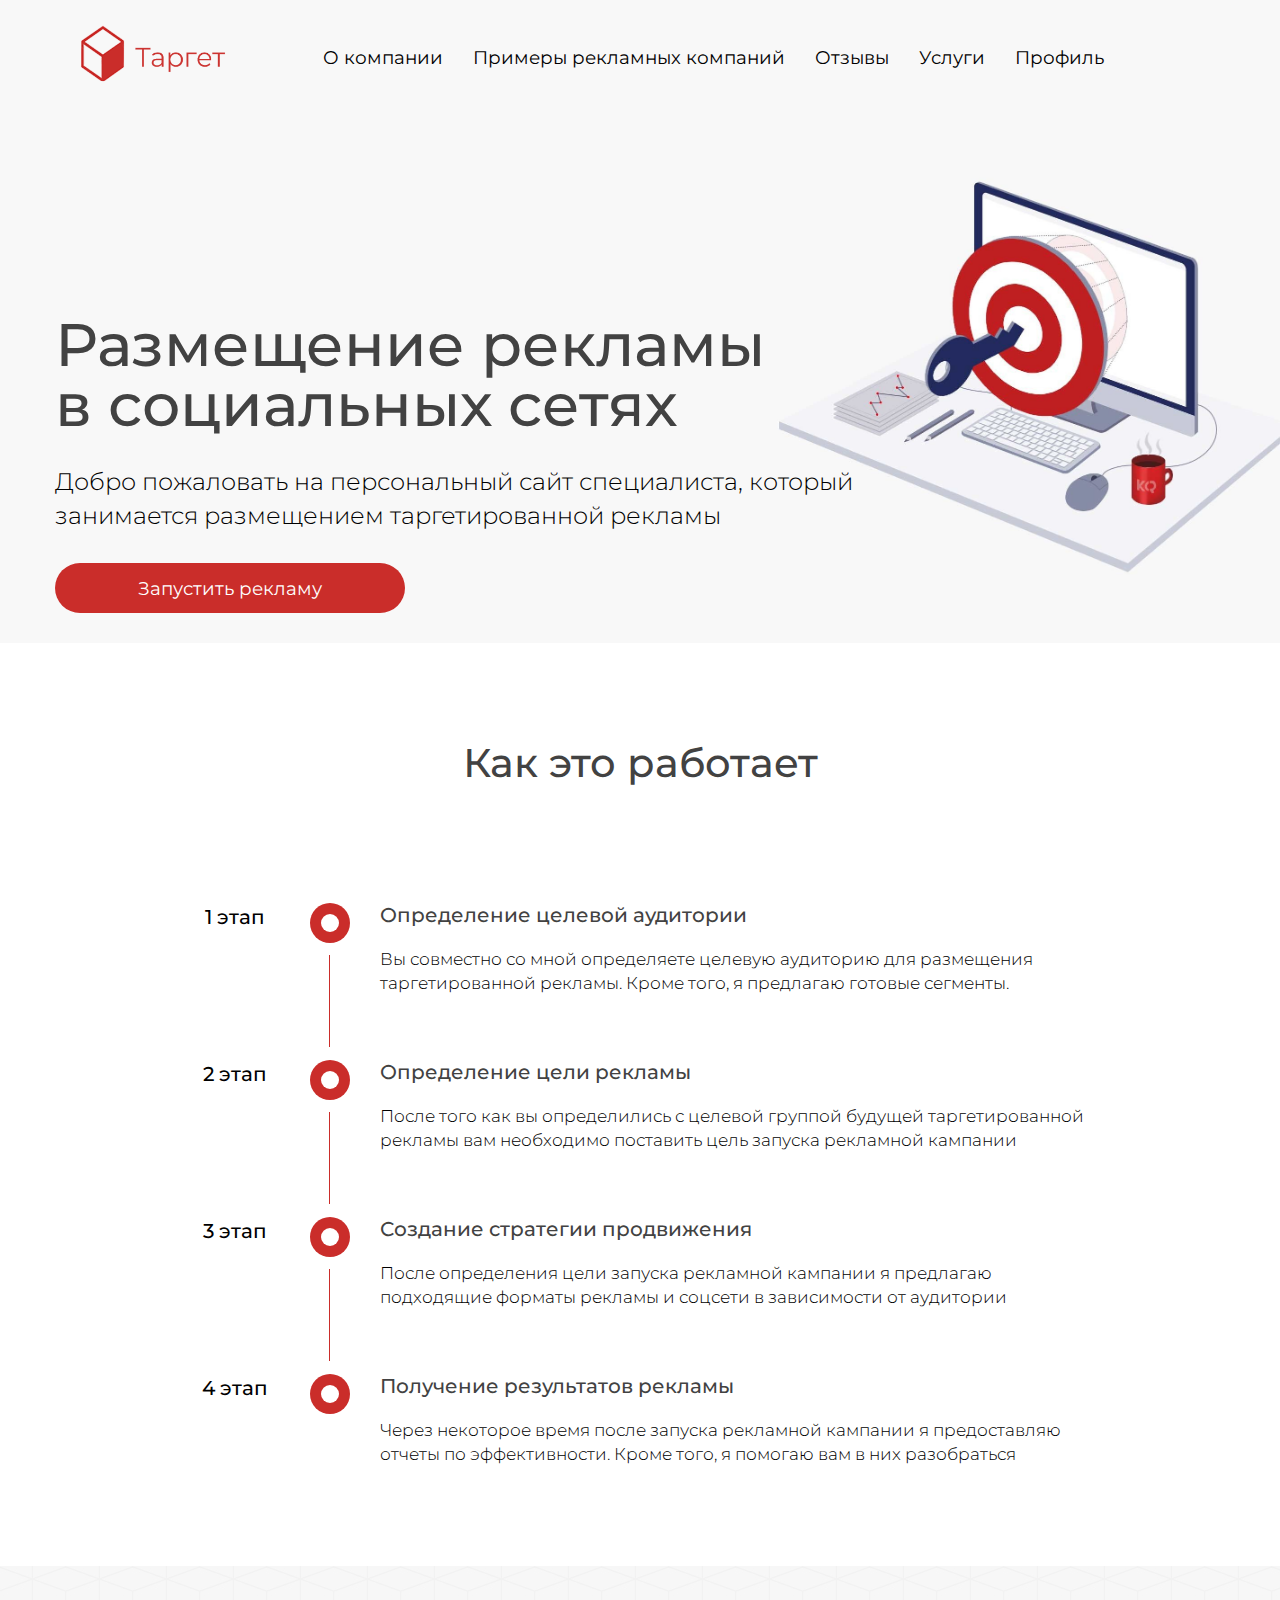
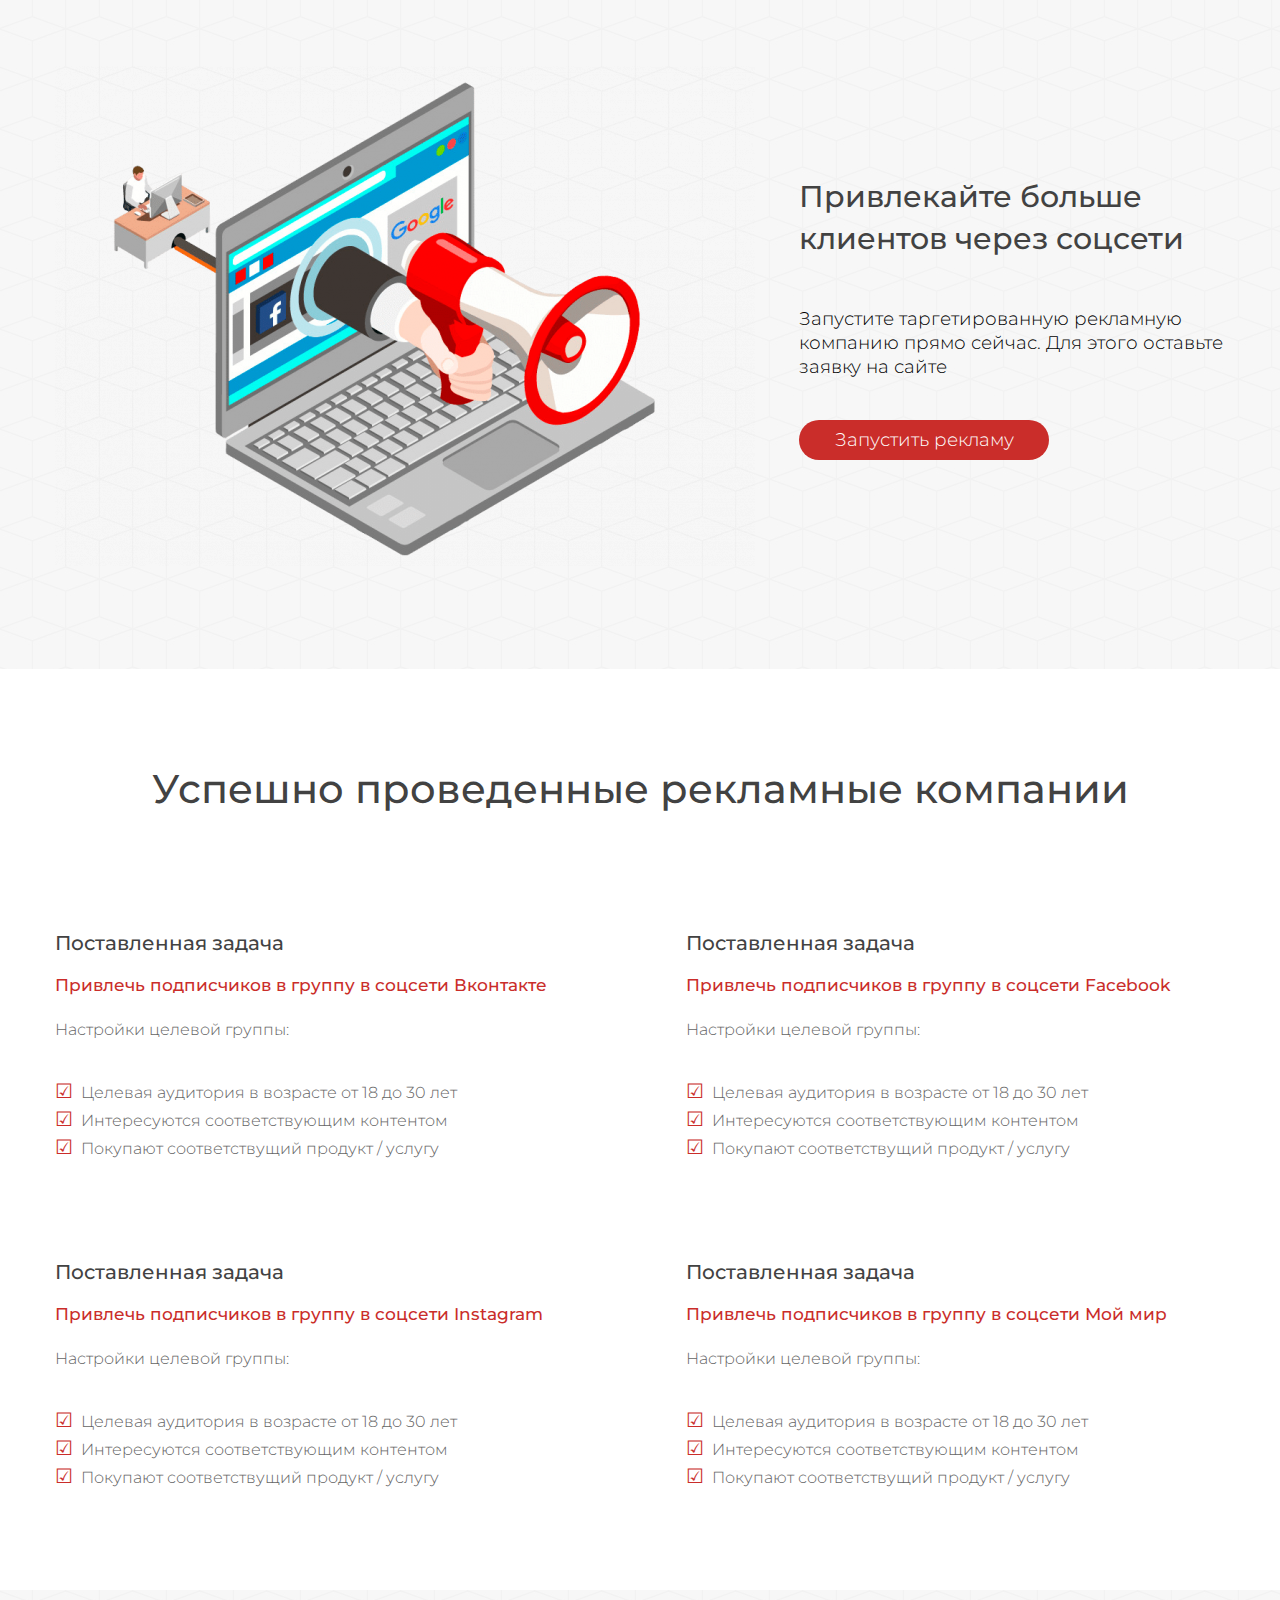
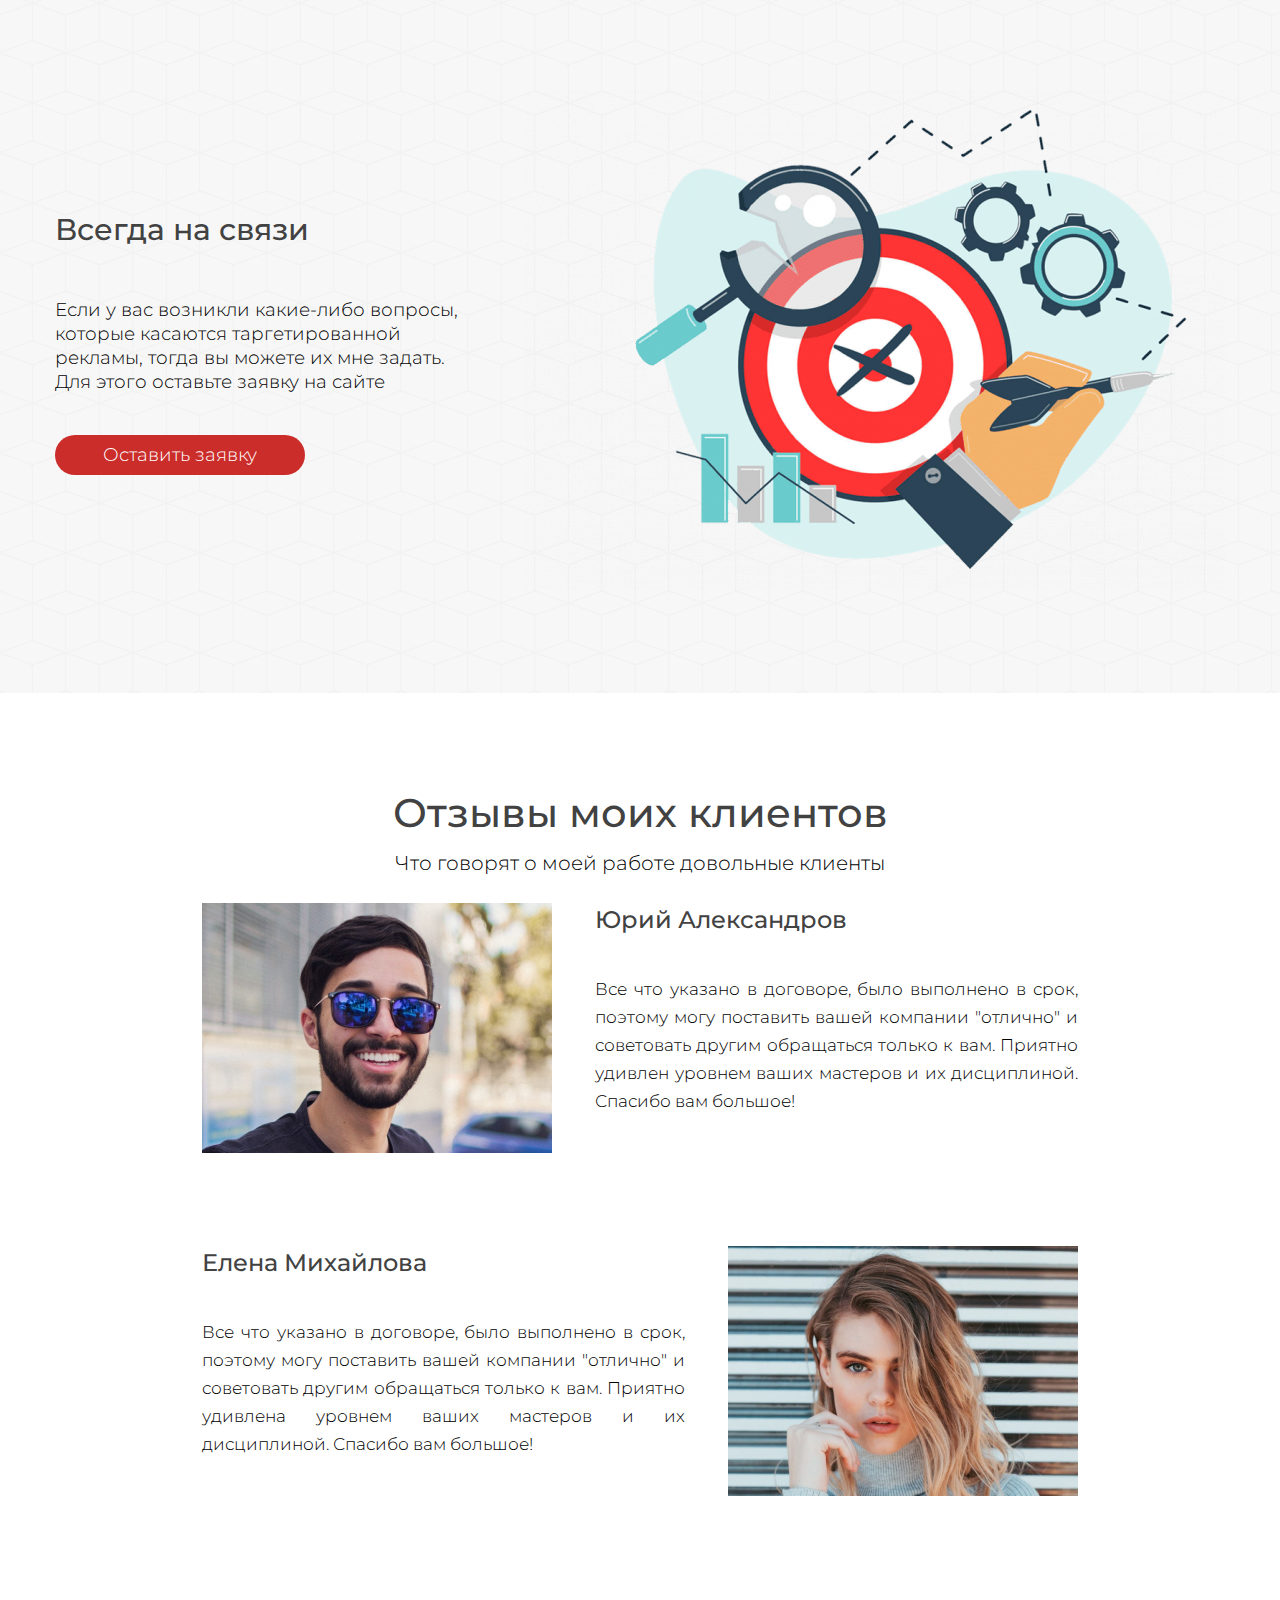
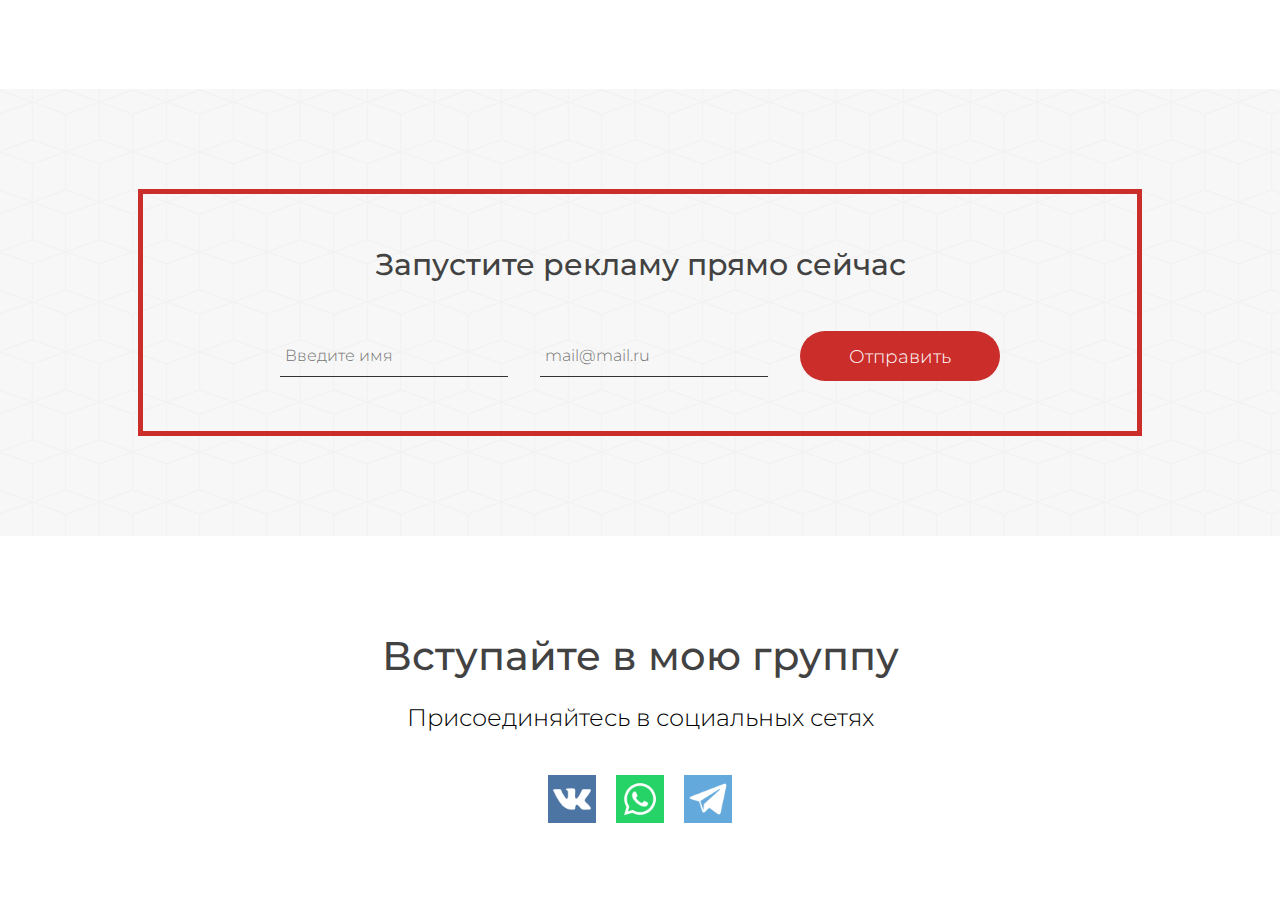
<file: index.html>
<!DOCTYPE html>
<html lang="en">
  <head>
    <meta charset="UTF-8" />
    <meta name="viewport" content="width=device-width,initial-scale=1" />
    <title>GrowUp!</title>
    <script defer="defer" src="main97f0b846401944a88b6a.js"></script>
    <link href="main97f0b846401944a88b6a.css" rel="stylesheet" />
  </head>

  <body>
    <header class="bg-color-gray">
      <div class="container">
        <div class="header__inner flex-sb-alc">
          <a href="./index.html" class="logo"
            ><img
              src="./images/temp-logoea0f1152b8e676fe1bce.png"
              alt=""
              class="max-height-112"
          /></a>
          <nav class="menu" id="menu">
            <ul
              class="menu-wrapper flex-sb-alc gap-10 font-montserrat font-size-18"
            >
              <li><a href="#aboutCompany">О компании</a></li>
              <li><a href="#Examples">Примеры рекламных компаний</a></li>
              <li><a href="#Rewies">Отзывы</a></li>
              <li>
                <a href="https://server-bp9a.onrender.com/services">Услуги</a>
              </li>
              <li>
                <a id="profile" href="https://server-bp9a.onrender.com/profile/"
                  >Профиль</a
                >
              </li>
            </ul>
          </nav>
          <div class="burger" id="burger">
            <div class="line width-50P align-self-start"></div>
            <div class="line"></div>
            <div class="line width-50P align-self-end"></div>
          </div>
        </div>
      </div>
    </header>
    <main>
      <div class="top padding-top-200">
        <div class="container">
          <div class="top__inner">
            <h1
              class="font-size-60 max-width-760 grey-color font-montserrat-medium margin-bottom-30"
            >
              Размещение рекламы в социальных сетях
            </h1>
            <p
              class="font-montserrat-light font-size-24 max-width-815 ln-height-34 margin-bottom-30"
            >
              Добро пожаловать на персональный сайт специалиста, который
              занимается размещением таргетированной рекламы
            </p>
            <button
              class="red-round-button width-350 height-50 white-color font-montserrat font-size-18 margin-bottom-30"
            >
              Запустить рекламу
            </button>
          </div>
        </div>
      </div>
      <div
        class="strategy padding-top-100 padding-bottom-100"
        id="aboutCompany"
      >
        <div class="container">
          <div class="strategy__inner">
            <h2
              class="text-align-center font-montserrat-medium font-size-40 grey-color margin-bottom-120"
            >
              Как это работает
            </h2>
            <div class="steps display-grid gap-65">
              <div class="step">
                <div class="number">1 этап</div>
                <div class="point">
                  <div class="circle"></div>
                  <div class="point__line"></div>
                </div>
                <div class="inform">
                  <div class="inform__title">Определение целевой аудитории</div>
                  <div class="inform__text">
                    Вы совместно со мной определяете целевую аудиторию для
                    размещения таргетированной рекламы. Кроме того, я предлагаю
                    готовые сегменты.
                  </div>
                </div>
              </div>
              <div class="step">
                <div class="number">2 этап</div>
                <div class="point">
                  <div class="circle"></div>
                  <div class="point__line"></div>
                </div>
                <div class="inform">
                  <div class="inform__title">Определение цели рекламы</div>
                  <div class="inform__text">
                    После того как вы определились с целевой группой будущей
                    таргетированной рекламы вам необходимо поставить цель
                    запуска рекламной кампании
                  </div>
                </div>
              </div>
              <div class="step">
                <div class="number">3 этап</div>
                <div class="point">
                  <div class="circle"></div>
                  <div class="point__line"></div>
                </div>
                <div class="inform">
                  <div class="inform__title">
                    Создание стратегии продвижения
                  </div>
                  <div class="inform__text">
                    После определения цели запуска рекламной кампании я
                    предлагаю подходящие форматы рекламы и соцсети в зависимости
                    от аудитории
                  </div>
                </div>
              </div>
              <div class="step">
                <div class="number">4 этап</div>
                <div class="point">
                  <div class="circle"></div>
                  <div class="point__line"></div>
                </div>
                <div class="inform">
                  <div class="inform__title">Получение результатов рекламы</div>
                  <div class="inform__text">
                    Через некоторое время после запуска рекламной кампании я
                    предоставляю отчеты по эффективности. Кроме того, я помогаю
                    вам в них разобраться
                  </div>
                </div>
              </div>
            </div>
          </div>
        </div>
      </div>
      <div class="offer padding-top-100 padding-bottom-100">
        <div class="container">
          <div class="offer__inner">
            <div class="offer__picture">
              <img
                class="width-100P"
                src="./images/computerSpeaker557f7e6ef20a36701094.png"
              />
            </div>
            <div class="offer__text">
              <h3>Привлекайте больше клиентов через соцсети</h3>
              <p>
                Запустите таргетированную рекламную компанию прямо сейчас. Для
                этого оставьте заявку на сайте
              </p>
              <button class="red-round-button">Запустить рекламу</button>
            </div>
          </div>
        </div>
      </div>
      <div class="completed padding-top-100 padding-bottom-100" id="Examples">
        <div class="container">
          <div class="completed__inner">
            <h2
              class="text-align-center font-montserrat-medium font-size-40 grey-color margin-bottom-120"
            >
              Успешно проведенные рекламные компании
            </h2>
            <div class="tasks">
              <div class="task">
                <div class="task__title">Поставленная задача</div>
                <div class="task__goal">
                  Привлечь подписчиков в группу в соцсети Вконтакте
                </div>
                <div class="task__restriction">
                  <div class="task__restriction-title">
                    Настройки целевой группы:
                  </div>
                  <ul>
                    <li>Целевая аудитория в возрасте от 18 до 30 лет</li>
                    <li>Интересуются соответствующим контентом</li>
                    <li>Покупают соответствущий продукт / услугу</li>
                  </ul>
                </div>
              </div>
              <div class="task">
                <div class="task__title">Поставленная задача</div>
                <div class="task__goal">
                  Привлечь подписчиков в группу в соцсети Facebook
                </div>
                <div class="task__restriction">
                  <div class="task__restriction-title">
                    Настройки целевой группы:
                  </div>
                  <ul>
                    <li>Целевая аудитория в возрасте от 18 до 30 лет</li>
                    <li>Интересуются соответствующим контентом</li>
                    <li>Покупают соответствущий продукт / услугу</li>
                  </ul>
                </div>
              </div>
              <div class="task">
                <div class="task__title">Поставленная задача</div>
                <div class="task__goal">
                  Привлечь подписчиков в группу в соцсети Instagram
                </div>
                <div class="task__restriction">
                  <div class="task__restriction-title">
                    Настройки целевой группы:
                  </div>
                  <ul>
                    <li>Целевая аудитория в возрасте от 18 до 30 лет</li>
                    <li>Интересуются соответствующим контентом</li>
                    <li>Покупают соответствущий продукт / услугу</li>
                  </ul>
                </div>
              </div>
              <div class="task">
                <div class="task__title">Поставленная задача</div>
                <div class="task__goal">
                  Привлечь подписчиков в группу в соцсети Мой мир
                </div>
                <div class="task__restriction">
                  <div class="task__restriction-title">
                    Настройки целевой группы:
                  </div>
                  <ul>
                    <li>Целевая аудитория в возрасте от 18 до 30 лет</li>
                    <li>Интересуются соответствующим контентом</li>
                    <li>Покупают соответствущий продукт / услугу</li>
                  </ul>
                </div>
              </div>
            </div>
          </div>
        </div>
      </div>
      <div class="offer padding-top-100 padding-bottom-100">
        <div class="container">
          <div class="offer__inner" data-variant="reverse">
            <div class="offer__picture">
              <img
                class="width-100P"
                src="./images/target214afcdf30a8dbe361cf.png"
              />
            </div>
            <div class="offer__text">
              <h3>Всегда на связи</h3>
              <p>
                Если у вас возникли какие-либо вопросы, которые касаются
                таргетированной рекламы, тогда вы можете их мне задать. Для
                этого оставьте заявку на сайте
              </p>
              <button class="red-round-button">Оставить заявку</button>
            </div>
          </div>
        </div>
      </div>
      <div class="reviews padding-top-100 padding-bottom-100" id="Rewies">
        <div class="container">
          <div class="reviews__inner flex-column-center">
            <h2
              class="font-montserrat-medium font-size-40 grey-color text-align-center margin-bottom-20"
            >
              Отзывы моих клиентов
            </h2>
            <div
              class="subtitle font-montserrat-light font-size-20 text-align-center margin-bottom-30"
            >
              Что говорят о моей работе довольные клиенты
            </div>
            <div class="client">
              <div class="client__image">
                <img src="./images/manc153671b3d6698e6b454.jpg" />
              </div>
              <div>
                <div class="client__name">Юрий Александров</div>
                <div class="client_review">
                  Все что указано в договоре, было выполнено в срок, поэтому
                  могу поставить вашей компании "отлично" и советовать другим
                  обращаться только к вам. Приятно удивлен уровнем ваших
                  мастеров и их дисциплиной. Спасибо вам большое!
                </div>
              </div>
            </div>
            <div class="client" data-variant="reverse">
              <div class="client__image">
                <img src="./images/woman152841a9bf0f0181849b.jpg" alt="" />
              </div>
              <div>
                <div class="client__name">Елена Михайлова</div>
                <div class="client_review">
                  Все что указано в договоре, было выполнено в срок, поэтому
                  могу поставить вашей компании "отлично" и советовать другим
                  обращаться только к вам. Приятно удивлена уровнем ваших
                  мастеров и их дисциплиной. Спасибо вам большое!
                </div>
              </div>
            </div>
          </div>
        </div>
      </div>
      <form class="form padding-bottom-100 padding-top-100">
        <div class="container">
          <div class="form__inner flex-column-center">
            <h2
              class="font-montserrat-medium font-size-30 ln-height-42 grey-color margin-bottom-45"
            >
              Запустите рекламу прямо сейчас
            </h2>
            <div class="display-flex gap-32 align-items-center">
              <input
                required="required"
                name="Введите имя"
                placeholder="Введите имя"
                autocomplete="off"
              />
              <input
                type="email"
                required="required"
                name="Введите E-mail"
                placeholder="mail@mail.ru"
                autocomplete="off"
              />
              <button
                class="red-round-button white-color font-montserrat-light font-size-18 width-200 height-50"
              >
                Отправить
              </button>
            </div>
          </div>
        </div>
      </form>
    </main>
    <footer class="padding-top-100 padding-bottom-100">
      <div class="container">
        <div class="footer__inner text-align-center">
          <h2
            class="font-montserrat-medium font-size-40 grey-color margin-bottom-30"
          >
            Вступайте в мою группу
          </h2>
          <div
            class="subtitle font-montserrat-light font-size-24 margin-bottom-45"
          >
            Присоединяйтесь в социальных сетях
          </div>
          <ul class="display-flex justify-center gap-20">
            <li>
              <a href=""
                ><img src="./images/vkc7e582799b8264975a7e.png" alt="vk"
              /></a>
            </li>
            <li>
              <a href=""
                ><img
                  src="./images/whatsapp115fd5b70d0d56171c1f.png"
                  alt="whatsapp"
              /></a>
            </li>
            <li>
              <a href=""
                ><img
                  src="./images/telegram29967df4c284c6c58c67.png"
                  alt="telegram"
              /></a>
            </li>
          </ul>
        </div>
      </div>
    </footer>
    <div class="poup" id="popup">
      <div class="container">
        <div class="poup__inner" id="poup__inner">
          <div class="first">
            <div class="title font-montserrat-light font-size-18 ln-height-34">
              Оставить заявку
            </div>
            <img
              src="./images/cancel1beada82eba4209da507.svg"
              alt="close"
              id="close_popup"
            />
          </div>
          <input
            required="required"
            name="Введите имя"
            placeholder="Введите имя"
            autocomplete="off"
            id="name"
          />
          <input
            type="email"
            required="required"
            name="Введите E-mail"
            placeholder="mail@mail.ru"
            autocomplete="off"
            id="email"
          />
          <button
            class="red-round-button white-color font-montserrat-light font-size-18 width-350 height-50"
            id="leaveOrder"
          >
            Запустить рекламу
          </button>
        </div>
      </div>
    </div>
    <script>
      const id = localStorage.getItem("user");
      const link = document.getElementById("profile");
      link.setAttribute(
        "href",
        `https://server-bp9a.onrender.com/profile/${id}`
      );
    </script>
  </body>
</html>
</file>
<file: main97f0b846401944a88b6a.css>
a,abbr,acronym,address,applet,article,aside,audio,b,big,blockquote,body,canvas,caption,center,cite,code,dd,del,details,dfn,div,dl,dt,em,embed,fieldset,figcaption,figure,footer,form,h1,h2,h3,h4,h5,h6,header,hgroup,html,i,iframe,img,ins,kbd,label,legend,li,mark,menu,nav,object,ol,output,p,pre,q,ruby,s,samp,section,small,span,strike,strong,sub,summary,sup,table,tbody,td,tfoot,th,thead,time,tr,tt,u,ul,var,video{border:0;font-size:100%;font:inherit;margin:0;padding:0;vertical-align:baseline}html{scroll-behavior:smooth}article,aside,details,figcaption,figure,footer,header,hgroup,menu,nav,section{display:block}body{line-height:1}ol,ul{list-style:none}blockquote,q{quotes:none}blockquote:after,blockquote:before,q:after,q:before{content:"";content:none}table{border-collapse:collapse;border-spacing:0}.logo{max-width:270px}.logo img{width:100%}.menu-wrapper>li{cursor:pointer;padding:0 10px;transition:.3s cubic-bezier(.65,0,.35,1)}.menu-wrapper>li:hover{background-color:rgba(0,0,0,.1);transition:.6s cubic-bezier(.65,0,.35,1)}.menu-wrapper>li>a{color:#000;display:block;line-height:7rem;-webkit-text-decoration:none;text-decoration:none}.burger{cursor:pointer;display:flex;flex-direction:column;height:50px;justify-content:space-between;visibility:hidden;width:50px}.burger.menu.open{transform:rotate(4deg)}.line{background-color:#000;border-radius:5px;height:6px;transition:transform .33s cubic-bezier(.54,-.81,.57,.57);width:100%}.burger.open>.line:first-child{transform:rotate(42deg) translateX(11px) translateY(10px)}.burger.open>.line:nth-child(2){transform:rotate(130deg) translateX(2px)}.burger.open>.line:nth-child(3){transform:rotate(222deg) translateX(11px) translateY(6px)}.top{background:url(images/computerf389f3b9ad7b66fc8fe6.jpg) 50% no-repeat;background-size:cover}.steps{margin:0 auto;width:77%}.poup{align-items:center;background-color:rgba(0,0,0,.6);display:flex;display:none;height:100vh;left:0;position:fixed;top:0;width:99vw}.poup.active{display:flex}.poup__inner{align-items:center;background-color:#fff;display:flex;flex-direction:column;gap:30px;margin:0 auto;max-width:410px;padding:30px}.poup__inner .first{display:flex;gap:140px}.poup__inner .first img{cursor:pointer;height:20px;width:20px}.poup__inner .title{align-self:flex-start;margin-left:32px}.poup__inner input{border:1px solid #b3b3b3;border-radius:5px;color:#313131;height:23px;outline:none;padding:15px 10px 15px 20px;width:76%}@media (max-width:1110px){.top{background:url(images/computerf389f3b9ad7b66fc8fe6.jpg);background-size:auto}.burger{visibility:visible;z-index:1}.burger.open{transform:rotate(4deg)}.header__inner{flex-direction:row-reverse}.menu{background-color:#f8f8f8;height:100vh;left:-340px;position:absolute;top:0;z-index:1}.menu,.menu.open{transition:left .6s cubic-bezier(.65,0,.35,1)}.menu.open{left:0}.menu>ul{margin-top:70px}.menu.open .menu-wrapper{visibility:visible}.menu-wrapper{align-items:stretch;flex-direction:column;visibility:hidden}.menu-wrapper>li{width:93%}}@media (max-width:600px){.top{text-align:center}}@media (max-width:425px){.logo{max-width:230px}}body{font-family:Montserrat-Medium}.container{margin:0 auto;max-width:1170px;padding:0 15px}.red-round-button{background-color:#ca2d2a;border:none;border-radius:2rem;cursor:pointer;transition:.3s}.red-round-button:active{filter:invert(25%);transform:scale(.98);transition:.3s}.step{display:grid;grid-template-areas:"number point inform";grid-template-columns:90px 100px 1fr;justify-items:center}.step .number{color:#000;font-family:Montserrat-Medium,sans-serif;font-size:1.25rem;font-weight:500;line-height:1.75rem}.circle{background-color:#ca2d2a;border-radius:25px;height:40px;width:40px}.circle:before{background-color:#fff;border-radius:25px;content:"";display:block;height:18px;margin:0 auto;position:relative;top:11px;width:18px}.step:not(:last-child) .point__line{background-color:#ca2d2a;height:100%;margin:0 auto;position:relative;top:12px;width:1px}.step .inform__title{color:#424242;font-family:Montserrat-Medium,sans-serif;font-size:1.25rem;font-weight:500;line-height:normal;margin-bottom:20px}.step .inform__text{color:#000;font-family:Montserrat-Light,sans-serif;font-size:1.0625rem;font-weight:300;line-height:24px}.offer{background-image:url(images/cube-bg0a85d0c3483b955702e3.png)}.offer__inner{align-items:center;display:flex;justify-content:space-between}.offer__inner[data-variant=reverse]{flex-direction:row-reverse}.offer__picture{max-width:700px}.offer__text{max-width:426px}.offer__text h3{color:#424242;font-family:Montserrat-Medium,sans-serif;font-size:1.875rem;font-weight:500;line-height:2.625rem;margin-bottom:47px}.offer__text p{color:#000;line-height:1.5rem;margin-bottom:41px}.offer__text button,.offer__text p{font-family:Montserrat-Light,sans-serif;font-size:1.15rem;font-weight:300}.offer__text button{color:#fff;height:40px;width:250px}.tasks{grid-gap:97px 92px;display:grid;gap:97px 92px;grid-template-columns:1fr 1fr}.task__title{color:#424242;font-size:1.25rem;line-height:1.75rem;margin-bottom:16px}.task__goal,.task__title{font-family:Montserrat-Medium,sans-serif;font-weight:500}.task__goal{color:#ca2d2a;font-size:1.0625rem;line-height:1.5rem;margin-bottom:22px}.task__restriction{color:#656565;font-family:Montserrat-Light,sans-serif;font-size:1rem;font-weight:300;line-height:1.375rem}.task__restriction-title{margin-bottom:36px}.task__restriction>ul>li:before{color:#ca2d2a;content:"☑";font-family:Montserrat-Medium,sans-serif;font-size:1.25rem;font-weight:500;line-height:1.75rem;margin-right:8px}.client{display:flex;gap:43px;margin-bottom:90px}.client[data-variant=reverse]{display:flex;flex-direction:row-reverse}.client__image{max-width:350px}.client__image img{width:100%}.client__name{color:#424242;font-family:Montserrat-Medium,sans-serif;font-size:1.5rem;font-weight:500;line-height:2.125rem;margin-bottom:38px}.client_review{color:#000;font-family:Montserrat-Light,sans-serif;font-size:1.0625rem;font-weight:300;line-height:28px;max-width:483px;text-align:justify}.form{background-image:url(images/cube-bg0a85d0c3483b955702e3.png)}.form__inner{border:5px solid #ca2d2a;margin:0 auto;max-width:85%;padding:50px 0}.form__inner input{background-color:transparent;border:none;border-bottom:1px solid #333;font-family:Montserrat-Light,sans-serif;font-size:1rem;font-weight:300;height:40px;outline:none;padding:0 5px}.form__inner input::-moz-placeholder{opacity:1;-moz-transition:opacity .6s cubic-bezier(.45,0,.55,1);transition:opacity .6s cubic-bezier(.45,0,.55,1)}.form__inner input::placeholder{opacity:1;transition:opacity .6s cubic-bezier(.45,0,.55,1)}.form__inner input:focus::-moz-placeholder{opacity:0;-moz-transition:opacity .6s cubic-bezier(.45,0,.55,1);transition:opacity .6s cubic-bezier(.45,0,.55,1)}.form__inner input:focus::placeholder{opacity:0;transition:opacity .6s cubic-bezier(.45,0,.55,1)}.footer__inner>ul>li{height:48px;width:48px}.footer__inner img{width:100%}.bg-color-gray{background-color:#f8f8f8}.grey-color{color:#424242}.white-color{color:#fff}.width-50P{width:50%}.width-100P{width:100%}.width-200{width:200px}.width-250{width:250px}.width-350{width:350px}.max-width-350{max-width:350px}.max-width-760{max-width:760px}.max-width-815{max-width:815px}.height-40{height:40px}.height-50{height:50px}.max-height-112{max-height:112px}.display-none{display:none}.display-grid{display:grid}.display-flex{display:flex}.flex-column-center{align-items:center;display:flex;flex-direction:column}.flex-sb-alc{display:flex;justify-content:space-between}.align-items-center,.flex-sb-alc{align-items:center}.align-self-start{align-self:start;align-self:flex-start}.align-self-end{align-self:end;align-self:flex-end}.justify-center{justify-content:center}.gap-10{gap:10px}.gap-20{gap:20px}.gap-32{gap:32px}.gap-65{gap:65px}.font-size-18{font-size:1.15rem}.font-size-20{font-size:1.25rem}.font-size-24{font-size:1.5rem}.font-size-30{font-size:1.875rem}.font-size-40{font-size:2.5rem}.font-size-60{font-size:3.75rem}.text-align-center{text-align:center}.ln-height-34{line-height:2.125rem}.ln-height-42{line-height:2.625rem}.padding-top-20{padding-top:1.25rem}.padding-top-100{padding-top:100px}.padding-top-200{padding-top:200px}.padding-bottom-50{padding-bottom:50px}.padding-bottom-100{padding-bottom:100px}.margin-bottom-20{margin-bottom:20px}.margin-bottom-30{margin-bottom:30px}.margin-bottom-45{margin-bottom:45px}.margin-bottom-120{margin-bottom:120px}@media (max-width:1110px){.padding-top-200{padding-top:100px}.form__inner>.display-flex{display:flex;flex-wrap:wrap;justify-content:center}}@media (max-width:1024px){.steps{width:87%}}@media (max-width:1000px){.tasks{align-items:center;display:flex;flex-direction:column}.task{text-align:center}.task__restriction ul>li{margin:0 auto;text-align:left;width:85%}}@media (max-width:822px){.form__inner>.display-flex{display:flex;flex-direction:column;flex-wrap:wrap;justify-content:center}}@media (max-width:722px){.reviews__inner .client{align-items:center;flex-direction:column}.client__image,.client__name,.client_review{text-align:center}.font-size-60{font-size:1.75rem}.form__inner>h2{text-align:center}}@media (max-width:630px){.step{grid-template-areas:"p n" "p i";grid-template-columns:90px 1fr;grid-template-rows:50px 1fr}.step>.number{grid-area:n;justify-self:start}.step>.point{grid-area:p}.step>.inform{grid-area:i}.offer .offer__inner{flex-direction:column-reverse;gap:75px}.offer__text{align-items:center;display:flex;flex-direction:column;text-align:center}.task__restriction ul>li{margin:0;text-align:left;width:auto}}@media (max-width:400px){.red-round-button{width:300px}.form__inner .red-round-button{width:200px}}@media (max-width:369px){.steps{width:100%}.red-round-button{width:80vw}.completed__inner>h2{font-size:2.3rem}}@media (max-width:320px){.form__inner{margin:0;max-width:none}.form__inner>h2{font-size:1.25rem}}@font-face{font-family:Montserrat-Light;src:url(fonts/Montserrat-Lightdfb04f69b77b88e22558.ttf)}@font-face{font-family:Montserrat-Regular;src:url(fonts/Montserrat-Regular94bb495fba6077f669ed.ttf)}@font-face{font-family:Montserrat-Medium;src:url(fonts/Montserrat-Mediuma281f04d4c8926e7dea1.ttf)}.font-montserrat-light{font-family:Montserrat-Light,sans-serif;font-weight:300}.font-montserrat{font-family:Montserrat-Regular,sans-serif;font-weight:400}.font-montserrat-medium{font-family:Montserrat-Medium,sans-serif;font-weight:500}
</file>
